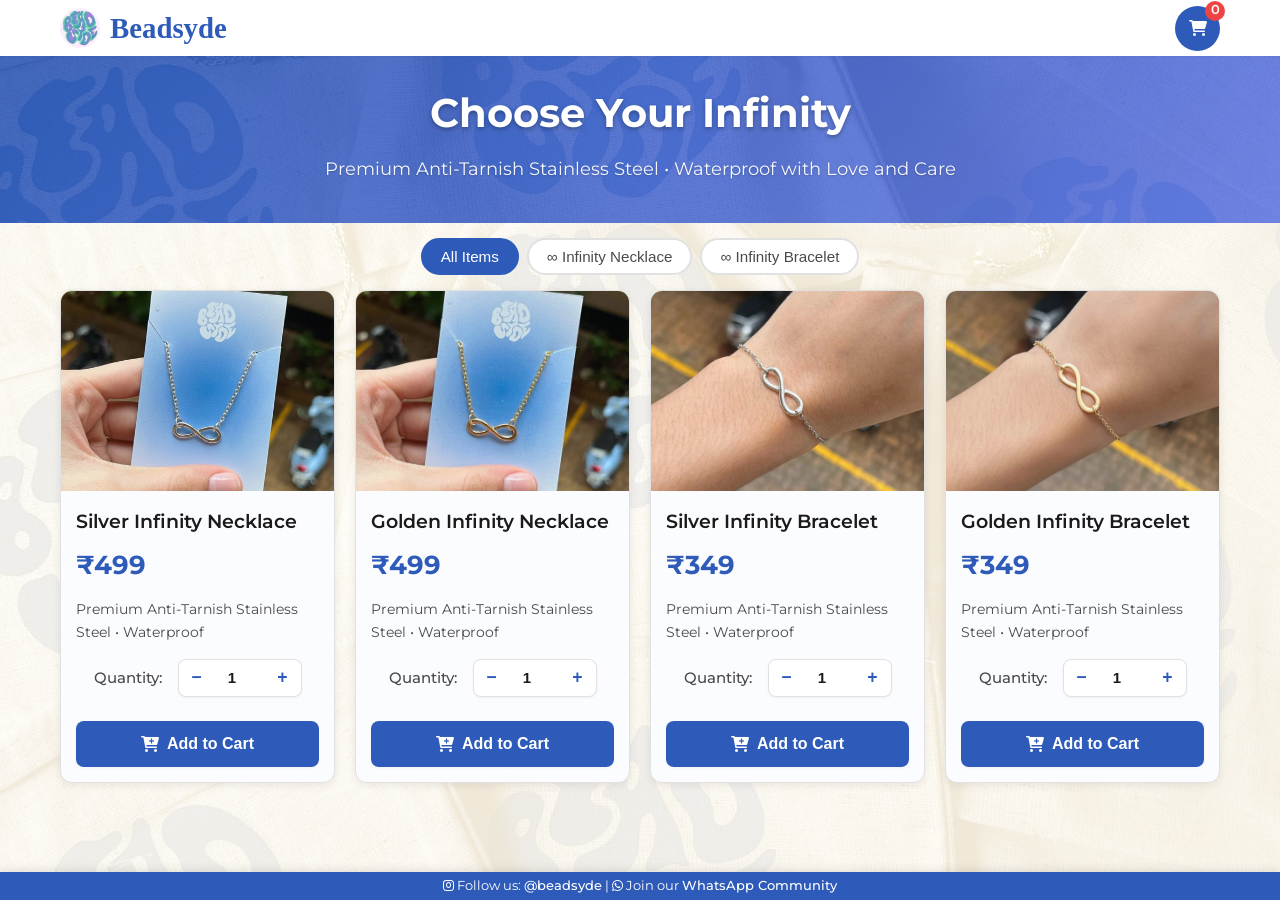
<file: index.html>
<!DOCTYPE html>
<html lang="en">
<head>
    <meta charset="UTF-8">
    <meta name="viewport" content="width=device-width, initial-scale=1.0">
    <title>Beadsyde - Order Your Infinity Essentials</title>
    <link href="https://fonts.googleapis.com/css2?family=Inter:wght@300;400;500;600;700&display=swap" rel="stylesheet">
    <link href="https://fonts.googleapis.com/css2?family=Daydream&family=Montserrat:wght@300;400;500;600;700&display=swap" rel="stylesheet">
    <link rel="stylesheet" href="https://cdnjs.cloudflare.com/ajax/libs/font-awesome/6.0.0/css/all.min.css">
    <link rel="stylesheet" href="assets/css/customer.css">
    <script src="assets/js/analytics.js"></script>
</head>
<body>
    <!-- Header -->
    <header class="main-header">
        <div class="container">
            <div class="logo-section">
                <div class="logo">
                    <img src="assets/images/beadsyde logo.jpg" alt="Beadsyde Logo">
                </div>
                <div class="brand-info">
                    <h1 class="brand-name">Beadsyde</h1>
                </div>
            </div>
            <nav class="main-nav">
                <div class="cart-icon" id="cartIcon">
                    <i class="fas fa-shopping-cart"></i>
                    <span class="cart-count" id="cartCount">0</span>
                </div>
            </nav>
        </div>
    </header>

    <!-- Hero Section -->
    <section class="hero">
        <div class="hero-content">
            <h2 class="hero-title"><strong>Choose Your <span class="infinity-text">Infinity</span></strong></h2>
            <p class="hero-subtitle">Premium Anti-Tarnish Stainless Steel • Waterproof with Love and Care</p>
        </div>
    </section>

    <!-- Simple Category Tabs -->
    <section class="products-section">
        <div class="container">
            <div class="category-tabs">
                <button class="tab-button active" data-category="all">All Items</button>
                <button class="tab-button" data-category="necklaces">∞ Infinity Necklace</button>
                <button class="tab-button" data-category="bracelets">∞ Infinity Bracelet</button>
            </div>

            <div class="products-grid" id="productsGrid">
                <!-- Products will be loaded here -->
            </div>
        </div>
    </section>

    <!-- Footer -->
    <footer class="main-footer">
        <div class="footer-content">
            <p><i class="fab fa-instagram"></i> Follow us: <a href="https://www.instagram.com/beadsyde/" target="_blank" class="footer-link">@beadsyde</a> | <i class="fab fa-whatsapp"></i> Join our <a href="https://chat.whatsapp.com/BTUOnwDzoLgBfCnrjNcL6j" target="_blank" class="footer-link">WhatsApp Community</a></p>
        </div>
    </footer>

    <!-- Scripts -->
    <script>
        console.log('🚀 Starting Beadsyde Customer Site...');

        // Add error handling
        window.onerror = function(msg, url, lineNo, columnNo, error) {
            console.error('JavaScript Error:', {
                message: msg,
                source: url,
                line: lineNo,
                column: columnNo,
                error: error
            });
            return false;
        };
    </script>
    <script src="assets/js/customer.js"></script>
    <script>
        // Emergency fallback - manually add products if main script fails
        document.addEventListener('DOMContentLoaded', () => {
            console.log('🔍 DOM Content Loaded - checking elements...');

            const productsGrid = document.getElementById('productsGrid');
            const cartIcon = document.getElementById('cartIcon');

            console.log('Products Grid:', productsGrid);
            console.log('Cart Icon:', cartIcon);
            console.log('Beadsyde Customer:', window.beadsydeCustomer);

            // If the main script didn't work, add products manually
            setTimeout(() => {
                if (productsGrid && productsGrid.innerHTML.trim() === '') {
                    console.log('🔧 Main script failed, adding products manually...');

                    const products = [
                        { id: 1, name: 'Silver Infinity Necklace', price: 499, image: 'assets/images/silver necklace.png', description: 'Premium Anti-Tarnish Stainless Steel • Waterproof' },
                        { id: 2, name: 'Golden Infinity Necklace', price: 499, image: 'assets/images/infinity necklace gold.jpg', description: 'Premium Anti-Tarnish Stainless Steel • Waterproof' },
                        { id: 3, name: 'Silver Infinity Bracelet', price: 349, image: 'assets/images/infinity bracelet silver.jpg', description: 'Premium Anti-Tarnish Stainless Steel • Waterproof' },
                        { id: 4, name: 'Golden Infinity Bracelet', price: 349, image: 'assets/images/infinity bracelet gold.jpg', description: 'Premium Anti-Tarnish Stainless Steel • Waterproof' }
                    ];

                    const html = products.map(product => `
                        <div class="product-card" style="background: white; border: 1px solid #e1e1e1; border-radius: 12px; overflow: hidden; cursor: pointer; box-shadow: 0 2px 8px rgba(0,0,0,0.08);">
                            <div class="product-image" style="width: 100%; height: 200px; background: #F5F1E8; display: flex; align-items: center; justify-content: center; overflow: hidden;">
                                <img src="${product.image}" alt="${product.name}" style="width: 100%; height: 100%; object-fit: cover;" onerror="this.style.display='none'; this.parentNode.innerHTML='📿'">
                            </div>
                            <div class="product-info" style="padding: 15px;">
                                <h3 style="font-size: 1.2em; margin-bottom: 8px; color: #1a1a1a; font-weight: 600;">${product.name}</h3>
                                <div style="font-size: 1.6em; color: #2E5BBA; font-weight: 700; margin-bottom: 12px;">₹${product.price}</div>
                                <p style="color: #4a4a4a; margin-bottom: 15px; font-size: 0.9em;">${product.description}</p>
                                <button onclick="alert('Add to cart functionality - please refresh page!')" style="background: #2E5BBA; color: white; border: none; padding: 14px 28px; border-radius: 8px; font-weight: 600; cursor: pointer; width: 100%;">
                                    Add to Cart
                                </button>
                            </div>
                        </div>
                    `).join('');

                    productsGrid.innerHTML = html;
                    console.log('✅ Products added manually');
                }
            }, 2000);
        });
    </script>
</body>
</html>
</file>
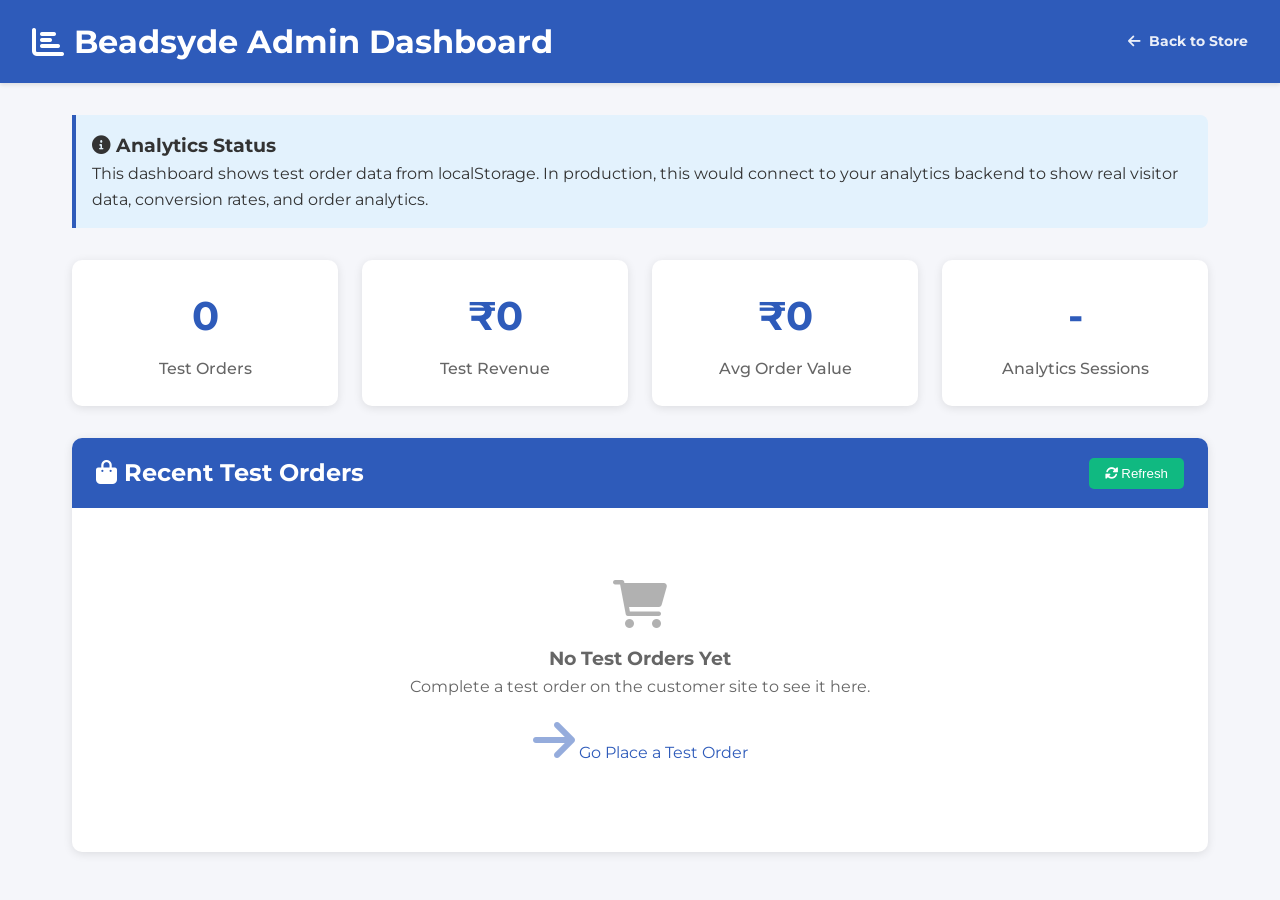
<file: admin.html>
<!DOCTYPE html>
<html lang="en">
<head>
    <meta charset="UTF-8">
    <meta name="viewport" content="width=device-width, initial-scale=1.0">
    <title>Beadsyde Admin - Order Dashboard</title>
    <link href="https://fonts.googleapis.com/css2?family=Montserrat:wght@300;400;500;600;700&display=swap" rel="stylesheet">
    <link rel="stylesheet" href="https://cdnjs.cloudflare.com/ajax/libs/font-awesome/6.0.0/css/all.min.css">
    <style>
        * {
            margin: 0;
            padding: 0;
            box-sizing: border-box;
        }

        body {
            font-family: 'Montserrat', sans-serif;
            background: #f5f6fa;
            color: #333;
            line-height: 1.6;
        }

        .admin-header {
            background: #2E5BBA;
            color: white;
            padding: 1rem 2rem;
            box-shadow: 0 2px 4px rgba(0,0,0,0.1);
        }

        .admin-header h1 {
            display: flex;
            align-items: center;
            gap: 10px;
        }

        .container {
            max-width: 1200px;
            margin: 2rem auto;
            padding: 0 2rem;
        }

        .stats-grid {
            display: grid;
            grid-template-columns: repeat(auto-fit, minmax(250px, 1fr));
            gap: 1.5rem;
            margin-bottom: 2rem;
        }

        .stat-card {
            background: white;
            padding: 1.5rem;
            border-radius: 10px;
            box-shadow: 0 2px 10px rgba(0,0,0,0.1);
            text-align: center;
        }

        .stat-number {
            font-size: 2.5rem;
            font-weight: 700;
            color: #2E5BBA;
            margin-bottom: 0.5rem;
        }

        .stat-label {
            color: #666;
            font-weight: 500;
        }

        .orders-section {
            background: white;
            border-radius: 10px;
            box-shadow: 0 2px 10px rgba(0,0,0,0.1);
            overflow: hidden;
        }

        .section-header {
            background: #2E5BBA;
            color: white;
            padding: 1rem 1.5rem;
            display: flex;
            justify-content: space-between;
            align-items: center;
        }

        .orders-list {
            padding: 1.5rem;
        }

        .order-item {
            border: 1px solid #e1e1e1;
            border-radius: 8px;
            padding: 1rem;
            margin-bottom: 1rem;
            transition: all 0.3s ease;
        }

        .order-item:hover {
            box-shadow: 0 4px 12px rgba(0,0,0,0.1);
        }

        .order-header {
            display: flex;
            justify-content: space-between;
            align-items: center;
            margin-bottom: 0.5rem;
        }

        .order-id {
            font-weight: 600;
            color: #2E5BBA;
        }

        .order-amount {
            font-weight: 700;
            color: #10B981;
            font-size: 1.1rem;
        }

        .order-details {
            color: #666;
            font-size: 0.9rem;
        }

        .empty-state {
            text-align: center;
            padding: 3rem;
            color: #666;
        }

        .empty-state i {
            font-size: 3rem;
            margin-bottom: 1rem;
            opacity: 0.5;
        }

        .refresh-btn {
            background: #10B981;
            color: white;
            border: none;
            padding: 0.5rem 1rem;
            border-radius: 5px;
            cursor: pointer;
            font-weight: 500;
        }

        .refresh-btn:hover {
            background: #059669;
        }

        .analytics-info {
            background: #e3f2fd;
            border-left: 4px solid #2E5BBA;
            padding: 1rem;
            margin-bottom: 2rem;
            border-radius: 0 8px 8px 0;
        }

        .back-link {
            display: inline-flex;
            align-items: center;
            gap: 0.5rem;
            color: white;
            text-decoration: none;
            opacity: 0.9;
            transition: opacity 0.3s ease;
        }

        .back-link:hover {
            opacity: 1;
        }
    </style>
</head>
<body>
    <header class="admin-header">
        <h1>
            <i class="fas fa-chart-bar"></i>
            Beadsyde Admin Dashboard
            <a href="index.html" class="back-link" style="margin-left: auto; font-size: 0.9rem;">
                <i class="fas fa-arrow-left"></i> Back to Store
            </a>
        </h1>
    </header>

    <div class="container">
        <div class="analytics-info">
            <h3><i class="fas fa-info-circle"></i> Analytics Status</h3>
            <p>This dashboard shows test order data from localStorage. In production, this would connect to your analytics backend to show real visitor data, conversion rates, and order analytics.</p>
        </div>

        <div class="stats-grid">
            <div class="stat-card">
                <div class="stat-number" id="totalOrders">0</div>
                <div class="stat-label">Test Orders</div>
            </div>
            <div class="stat-card">
                <div class="stat-number" id="totalRevenue">₹0</div>
                <div class="stat-label">Test Revenue</div>
            </div>
            <div class="stat-card">
                <div class="stat-number" id="avgOrderValue">₹0</div>
                <div class="stat-label">Avg Order Value</div>
            </div>
            <div class="stat-card">
                <div class="stat-number" id="sessionCount">-</div>
                <div class="stat-label">Analytics Sessions</div>
            </div>
        </div>

        <div class="orders-section">
            <div class="section-header">
                <h2><i class="fas fa-shopping-bag"></i> Recent Test Orders</h2>
                <button class="refresh-btn" onclick="loadOrders()">
                    <i class="fas fa-sync-alt"></i> Refresh
                </button>
            </div>
            <div class="orders-list" id="ordersList">
                <!-- Orders will be loaded here -->
            </div>
        </div>
    </div>

    <script>
        class AdminDashboard {
            constructor() {
                this.orders = [];
                this.init();
            }

            init() {
                this.loadOrders();
                this.updateStats();

                // Auto-refresh every 30 seconds
                setInterval(() => {
                    this.loadOrders();
                    this.updateStats();
                }, 30000);
            }

            loadOrders() {
                // Load from localStorage (test orders)
                const testOrders = JSON.parse(localStorage.getItem('beadsyde_test_orders') || '[]');

                // Also check for any analytics data
                const analyticsData = JSON.parse(localStorage.getItem('beadsyde_analytics') || '[]');

                this.orders = testOrders;
                this.displayOrders();

                console.log('📊 Loaded test orders:', testOrders.length);
                console.log('📈 Analytics events:', analyticsData.length);
            }

            displayOrders() {
                const ordersList = document.getElementById('ordersList');

                if (this.orders.length === 0) {
                    ordersList.innerHTML = `
                        <div class="empty-state">
                            <i class="fas fa-shopping-cart"></i>
                            <h3>No Test Orders Yet</h3>
                            <p>Complete a test order on the customer site to see it here.</p>
                            <p style="margin-top: 1rem;">
                                <a href="index.html" style="color: #2E5BBA; text-decoration: none;">
                                    <i class="fas fa-arrow-right"></i> Go Place a Test Order
                                </a>
                            </p>
                        </div>
                    `;
                    return;
                }

                const html = this.orders.map(order => `
                    <div class="order-item">
                        <div class="order-header">
                            <span class="order-id">${order.orderId}</span>
                            <span class="order-amount">₹${order.total}</span>
                        </div>
                        <div class="order-details">
                            <strong>${order.customer?.name || 'Anonymous'}</strong> •
                            ${order.items?.length || 0} items •
                            ${new Date(order.timestamp).toLocaleString()}
                            <br>
                            <small>
                                Items: ${order.items?.map(item => `${item.name} (${item.quantity})`).join(', ') || 'N/A'}
                            </small>
                        </div>
                    </div>
                `).join('');

                ordersList.innerHTML = html;
            }

            updateStats() {
                const totalOrders = this.orders.length;
                const totalRevenue = this.orders.reduce((sum, order) => sum + (order.total || 0), 0);
                const avgOrderValue = totalOrders > 0 ? Math.round(totalRevenue / totalOrders) : 0;

                document.getElementById('totalOrders').textContent = totalOrders;
                document.getElementById('totalRevenue').textContent = `₹${totalRevenue}`;
                document.getElementById('avgOrderValue').textContent = `₹${avgOrderValue}`;

                // Check for analytics sessions
                const analyticsData = JSON.parse(localStorage.getItem('beadsyde_analytics') || '[]');
                const sessionCount = new Set(analyticsData.map(event => event.sessionId)).size;
                document.getElementById('sessionCount').textContent = sessionCount || '-';
            }
        }

        // Global function for refresh button
        function loadOrders() {
            window.dashboard.loadOrders();
            window.dashboard.updateStats();
        }

        // Initialize dashboard
        document.addEventListener('DOMContentLoaded', () => {
            window.dashboard = new AdminDashboard();
        });

        // Save test order when order is completed (called from checkout)
        window.saveTestOrder = function(orderData) {
            const testOrders = JSON.parse(localStorage.getItem('beadsyde_test_orders') || '[]');
            testOrders.push({
                ...orderData,
                timestamp: Date.now()
            });
            localStorage.setItem('beadsyde_test_orders', JSON.stringify(testOrders));
            console.log('💾 Test order saved:', orderData.orderId);
        };
    </script>
</body>
</html>
</file>
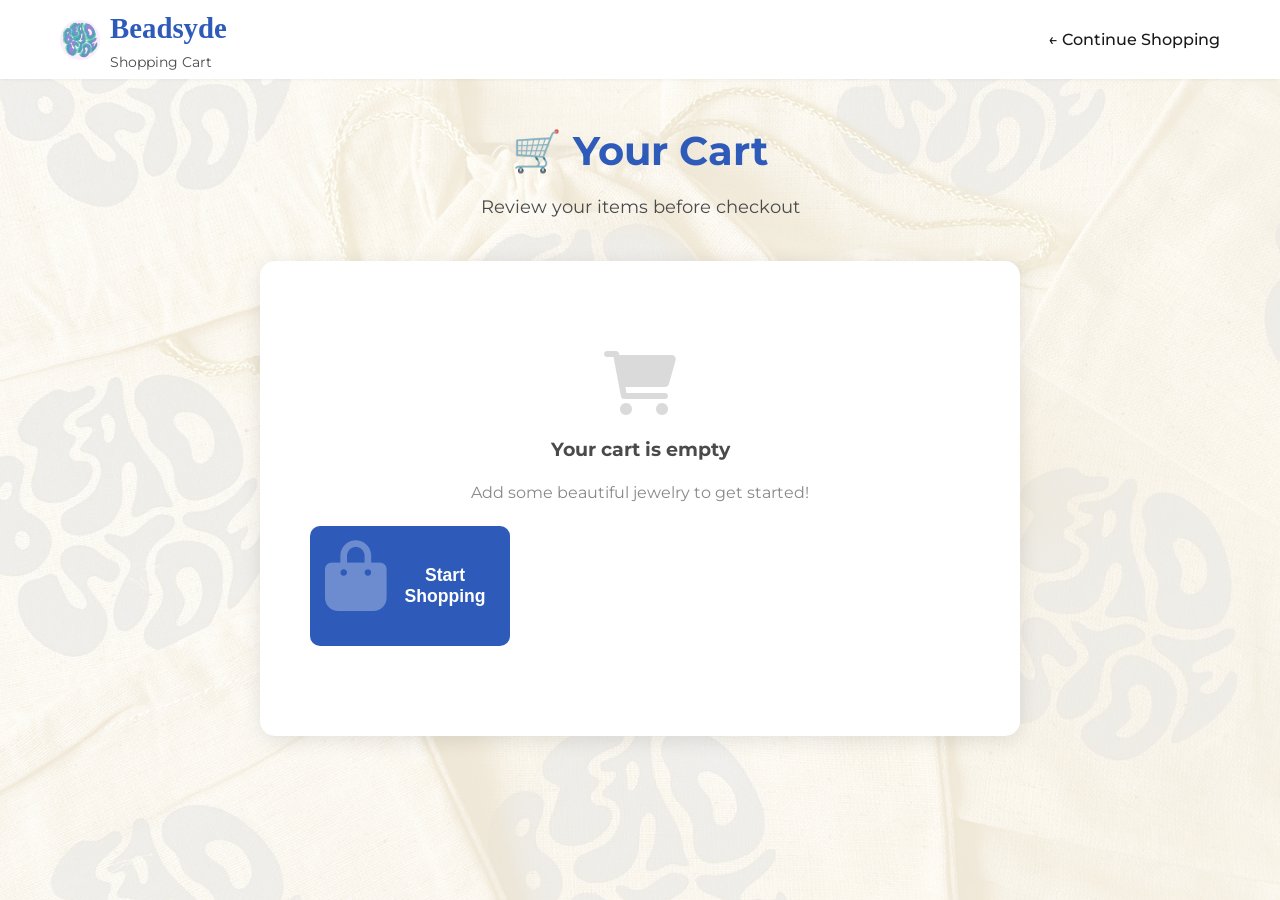
<file: cart.html>
<!DOCTYPE html>
<html lang="en">
<head>
    <meta charset="UTF-8">
    <meta name="viewport" content="width=device-width, initial-scale=1.0">
    <title>Shopping Cart - Beadsyde</title>
    <link href="https://fonts.googleapis.com/css2?family=Montserrat:wght@300;400;500;600;700&display=swap" rel="stylesheet">
    <link rel="stylesheet" href="https://cdnjs.cloudflare.com/ajax/libs/font-awesome/6.0.0/css/all.min.css">
    <link rel="stylesheet" href="assets/css/customer.css">
    <style>
        .cart-container {
            max-width: 800px;
            margin: 40px auto;
            padding: 0 20px;
        }

        .cart-header {
            text-align: center;
            margin-bottom: 40px;
        }

        .cart-title {
            font-size: 2.5em;
            color: var(--primary-blue);
            margin-bottom: 10px;
        }

        .cart-subtitle {
            color: var(--text-medium);
            font-size: 1.1em;
        }

        .cart-content {
            background: white;
            border-radius: 15px;
            padding: 30px;
            box-shadow: 0 4px 20px rgba(0,0,0,0.1);
        }

        .cart-item {
            display: flex;
            align-items: center;
            gap: 20px;
            padding: 20px 0;
            border-bottom: 1px solid var(--border-light);
        }

        .cart-item:last-child {
            border-bottom: none;
        }

        .item-image {
            width: 80px;
            height: 80px;
            border-radius: 10px;
            overflow: hidden;
            flex-shrink: 0;
        }

        .item-image img {
            width: 100%;
            height: 100%;
            object-fit: cover;
        }

        .item-details {
            flex: 1;
        }

        .item-name {
            font-size: 1.2em;
            font-weight: 600;
            color: var(--text-dark);
            margin-bottom: 5px;
        }

        .item-description {
            color: var(--text-medium);
            font-size: 0.9em;
            margin-bottom: 10px;
        }

        .item-price {
            font-size: 1.1em;
            font-weight: 600;
            color: var(--primary-blue);
        }

        .quantity-controls {
            display: flex;
            align-items: center;
            gap: 10px;
            margin: 10px 0;
        }

        .qty-btn {
            background: var(--primary-blue);
            color: white;
            border: none;
            width: 30px;
            height: 30px;
            border-radius: 50%;
            cursor: pointer;
            display: flex;
            align-items: center;
            justify-content: center;
            font-weight: 600;
        }

        .qty-btn:hover {
            background: #1e4a9f;
        }

        .qty-btn:disabled {
            background: #ccc;
            cursor: not-allowed;
        }

        .qty-display {
            background: var(--neutral-beige);
            padding: 5px 15px;
            border-radius: 20px;
            font-weight: 600;
            min-width: 40px;
            text-align: center;
        }

        .remove-item {
            background: var(--error-red);
            color: white;
            border: none;
            padding: 8px 12px;
            border-radius: 6px;
            cursor: pointer;
            font-size: 0.9em;
        }

        .remove-item:hover {
            background: #dc2626;
        }

        .cart-summary {
            margin-top: 30px;
            padding: 20px;
            background: var(--neutral-beige);
            border-radius: 10px;
        }

        .summary-row {
            display: flex;
            justify-content: space-between;
            margin: 10px 0;
        }

        .summary-total {
            font-weight: 700;
            font-size: 1.3em;
            color: var(--primary-blue);
            border-top: 1px solid var(--border-light);
            padding-top: 15px;
            margin-top: 15px;
        }

        .cart-actions {
            display: flex;
            gap: 15px;
            margin-top: 30px;
        }

        .btn {
            flex: 1;
            padding: 15px;
            border-radius: 10px;
            font-weight: 600;
            cursor: pointer;
            transition: all 0.3s ease;
            border: none;
            font-size: 1.1em;
            display: flex;
            align-items: center;
            justify-content: center;
            gap: 8px;
        }

        .btn-secondary {
            background: white;
            color: var(--primary-blue);
            border: 2px solid var(--primary-blue);
        }

        .btn-secondary:hover {
            background: var(--primary-blue);
            color: white;
        }

        .btn-primary {
            background: var(--primary-blue);
            color: white;
        }

        .btn-primary:hover {
            background: #1e4a9f;
            transform: translateY(-2px);
        }

        .empty-cart {
            text-align: center;
            padding: 60px 20px;
            color: var(--text-light);
        }

        .empty-cart i {
            font-size: 4em;
            margin-bottom: 20px;
            opacity: 0.3;
        }

        .empty-cart h3 {
            margin-bottom: 15px;
            color: var(--text-medium);
        }

        @media (max-width: 768px) {
            .cart-item {
                flex-direction: column;
                text-align: center;
                gap: 15px;
            }

            .item-details {
                text-align: center;
            }

            .cart-actions {
                flex-direction: column;
            }
        }
    </style>
</head>
<body>
    <!-- Header -->
    <header class="main-header">
        <div class="container">
            <div class="logo-section">
                <div class="logo">
                    <img src="assets/images/beadsyde logo.jpg" alt="Beadsyde Logo">
                </div>
                <div class="brand-info">
                    <h1 class="brand-name">Beadsyde</h1>
                    <p class="tagline">Shopping Cart</p>
                </div>
            </div>
            <nav class="main-nav">
                <a href="index.html" class="nav-link">← Continue Shopping</a>
            </nav>
        </div>
    </header>

    <div class="cart-container">
        <div class="cart-header">
            <h1 class="cart-title">🛒 Your Cart</h1>
            <p class="cart-subtitle">Review your items before checkout</p>
        </div>

        <div class="cart-content">
            <div id="cartItems">
                <!-- Cart items will be loaded here -->
            </div>

            <div id="cartSummary" style="display: none;">
                <div class="cart-summary">
                    <div class="summary-row">
                        <span>Subtotal (<span id="itemCount">0</span> items):</span>
                        <span id="subtotal">₹0</span>
                    </div>
                    <div class="summary-row">
                        <span>Shipping:</span>
                        <span id="shipping">₹100</span>
                    </div>
                    <div class="summary-row summary-total">
                        <span>Total:</span>
                        <span id="total">₹0</span>
                    </div>
                </div>

                <div class="cart-actions">
                    <button class="btn btn-secondary" onclick="continueShopping()">
                        <i class="fas fa-arrow-left"></i>
                        Continue Shopping
                    </button>
                    <button class="btn btn-primary" onclick="proceedToCheckout()">
                        <i class="fas fa-credit-card"></i>
                        Proceed to Checkout
                    </button>
                </div>
            </div>

            <div id="emptyCart" class="empty-cart" style="display: none;">
                <i class="fas fa-shopping-cart"></i>
                <h3>Your cart is empty</h3>
                <p>Add some beautiful jewelry to get started!</p>
                <button class="btn btn-primary" onclick="continueShopping()" style="margin-top: 20px; max-width: 200px;">
                    <i class="fas fa-shopping-bag"></i>
                    Start Shopping
                </button>
            </div>
        </div>
    </div>

    <script>
        class CartManager {
            constructor() {
                this.cart = [];
                this.init();
            }

            init() {
                this.loadCart();
                this.displayCart();
            }

            loadCart() {
                const savedCart = localStorage.getItem('beadsyde_cart');
                if (savedCart) {
                    this.cart = JSON.parse(savedCart);
                }
            }

            saveCart() {
                localStorage.setItem('beadsyde_cart', JSON.stringify(this.cart));
                this.updateCartCount();
            }

            updateCartCount() {
                // Update header cart count if present
                const cartCount = document.querySelector('#cartCount');
                if (cartCount) {
                    const totalItems = this.cart.reduce((sum, item) => sum + item.quantity, 0);
                    cartCount.textContent = totalItems;
                }
            }

            displayCart() {
                const cartItems = document.getElementById('cartItems');
                const cartSummary = document.getElementById('cartSummary');
                const emptyCart = document.getElementById('emptyCart');

                if (this.cart.length === 0) {
                    cartItems.innerHTML = '';
                    cartSummary.style.display = 'none';
                    emptyCart.style.display = 'block';
                    return;
                }

                emptyCart.style.display = 'none';
                cartSummary.style.display = 'block';

                const html = this.cart.map((item, index) => `
                    <div class="cart-item">
                        <div class="item-image">
                            <img src="${item.image}" alt="${item.name}" onerror="this.style.display='none'">
                        </div>
                        <div class="item-details">
                            <div class="item-name">${item.name}</div>
                            <div class="item-description">${item.description}</div>
                            <div class="item-price">₹${item.price} each</div>
                            <div class="quantity-controls">
                                <button class="qty-btn" onclick="cartManager.updateQuantity(${index}, -1)" ${item.quantity <= 1 ? 'disabled' : ''}>-</button>
                                <span class="qty-display">${item.quantity}</span>
                                <button class="qty-btn" onclick="cartManager.updateQuantity(${index}, 1)">+</button>
                                <button class="remove-item" onclick="cartManager.removeItem(${index})">
                                    <i class="fas fa-trash"></i> Remove
                                </button>
                            </div>
                        </div>
                        <div style="text-align: right;">
                            <div style="font-size: 1.3em; font-weight: 700; color: var(--primary-blue);">
                                ₹${item.price * item.quantity}
                            </div>
                        </div>
                    </div>
                `).join('');

                cartItems.innerHTML = html;
                this.updateSummary();
            }

            updateQuantity(index, change) {
                if (index >= 0 && index < this.cart.length) {
                    this.cart[index].quantity += change;

                    if (this.cart[index].quantity <= 0) {
                        this.cart.splice(index, 1);
                    }

                    this.saveCart();
                    this.displayCart();
                }
            }

            removeItem(index) {
                if (confirm('Remove this item from your cart?')) {
                    this.cart.splice(index, 1);
                    this.saveCart();
                    this.displayCart();
                }
            }

            updateSummary() {
                const totalItems = this.cart.reduce((sum, item) => sum + item.quantity, 0);
                const subtotal = this.cart.reduce((sum, item) => sum + (item.price * item.quantity), 0);
                const shipping = subtotal >= 999 ? 0 : 100;
                const total = subtotal + shipping;

                document.getElementById('itemCount').textContent = totalItems;
                document.getElementById('subtotal').textContent = `₹${subtotal}`;
                document.getElementById('shipping').textContent = shipping === 0 ? 'FREE' : `₹${shipping}`;
                document.getElementById('total').textContent = `₹${total}`;
            }
        }

        function continueShopping() {
            window.location.href = 'index.html';
        }

        function proceedToCheckout() {
            if (cartManager.cart.length === 0) {
                alert('Your cart is empty!');
                return;
            }
            window.location.href = 'checkout.html';
        }

        // Initialize cart manager
        let cartManager;
        document.addEventListener('DOMContentLoaded', () => {
            cartManager = new CartManager();
        });
    </script>
</body>
</html>
</file>
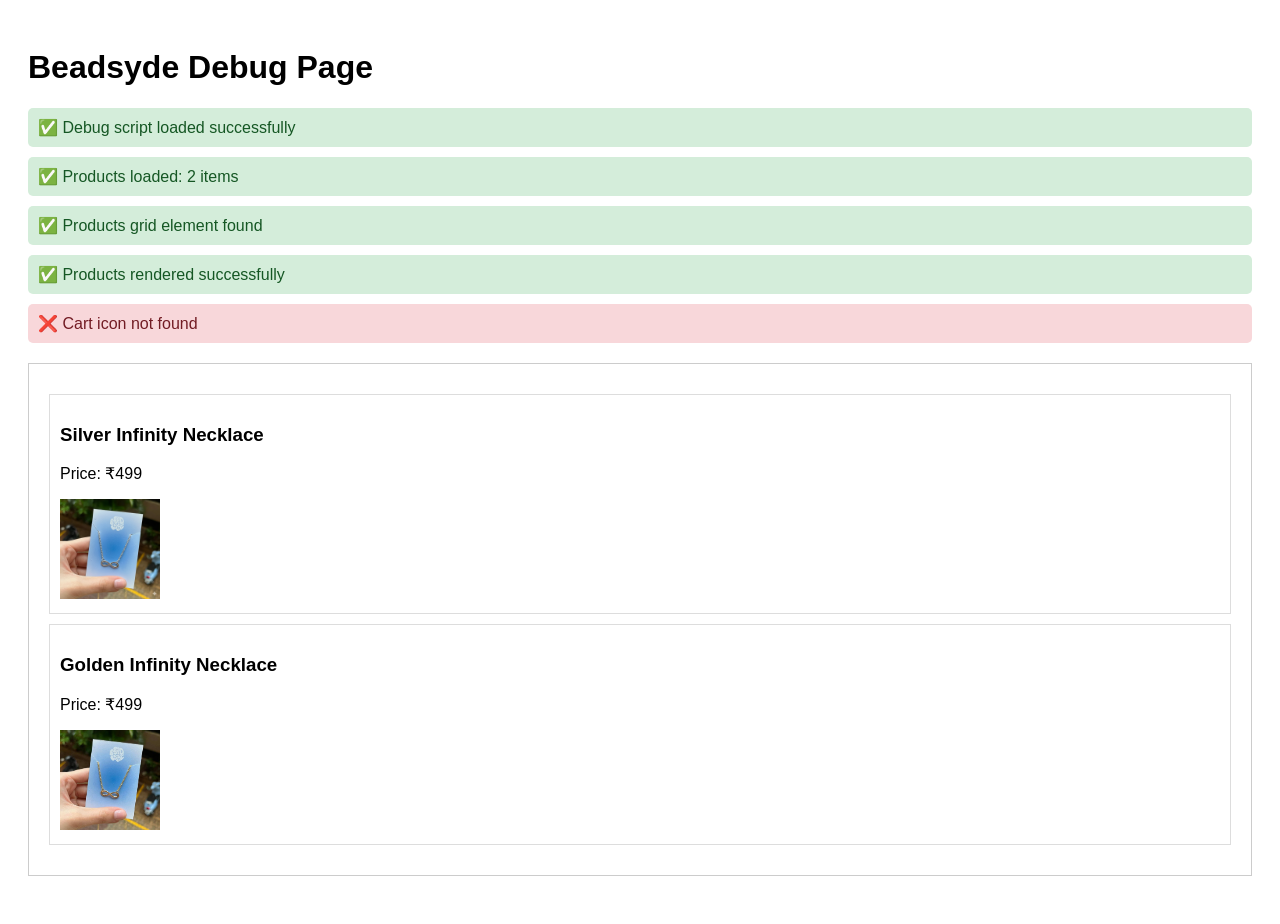
<file: debug.html>
<!DOCTYPE html>
<html lang="en">
<head>
    <meta charset="UTF-8">
    <meta name="viewport" content="width=device-width, initial-scale=1.0">
    <title>Debug - Beadsyde</title>
    <style>
        body { font-family: Arial, sans-serif; padding: 20px; }
        .status { padding: 10px; margin: 10px 0; border-radius: 5px; }
        .success { background: #d4edda; color: #155724; }
        .error { background: #f8d7da; color: #721c24; }
    </style>
</head>
<body>
    <h1>Beadsyde Debug Page</h1>
    <div id="status"></div>

    <div id="productsGrid" style="border: 1px solid #ccc; padding: 20px; margin: 20px 0;">
        <p>Products will load here...</p>
    </div>

    <script>
        const status = document.getElementById('status');

        function log(message, type = 'success') {
            console.log(message);
            const div = document.createElement('div');
            div.className = `status ${type}`;
            div.textContent = message;
            status.appendChild(div);
        }

        // Test if script loads
        log('✅ Debug script loaded successfully');

        // Test product data
        const products = [
            {
                id: 1,
                name: 'Silver Infinity Necklace',
                price: 499,
                category: 'necklaces',
                image: 'assets/images/silver necklace.png',
                description: 'Premium Anti-Tarnish Stainless Steel • Waterproof'
            },
            {
                id: 2,
                name: 'Golden Infinity Necklace',
                price: 499,
                category: 'necklaces',
                image: 'assets/images/infinity necklace gold.jpg',
                description: 'Premium Anti-Tarnish Stainless Steel • Waterproof'
            }
        ];

        log(`✅ Products loaded: ${products.length} items`);

        // Test DOM manipulation
        try {
            const productsGrid = document.getElementById('productsGrid');
            if (productsGrid) {
                log('✅ Products grid element found');

                const html = products.map(product => `
                    <div style="border: 1px solid #ddd; padding: 10px; margin: 10px 0;">
                        <h3>${product.name}</h3>
                        <p>Price: ₹${product.price}</p>
                        <img src="${product.image}" alt="${product.name}" style="width: 100px; height: 100px; object-fit: cover;" onerror="this.style.display='none'">
                    </div>
                `).join('');

                productsGrid.innerHTML = html;
                log('✅ Products rendered successfully');
            } else {
                log('❌ Products grid element not found', 'error');
            }
        } catch (error) {
            log(`❌ Error rendering products: ${error.message}`, 'error');
        }

        // Test cart icon
        setTimeout(() => {
            const cartIcon = document.getElementById('cartIcon');
            if (cartIcon) {
                log('✅ Cart icon found');
            } else {
                log('❌ Cart icon not found', 'error');
            }
        }, 1000);
    </script>
</body>
</html>
</file>
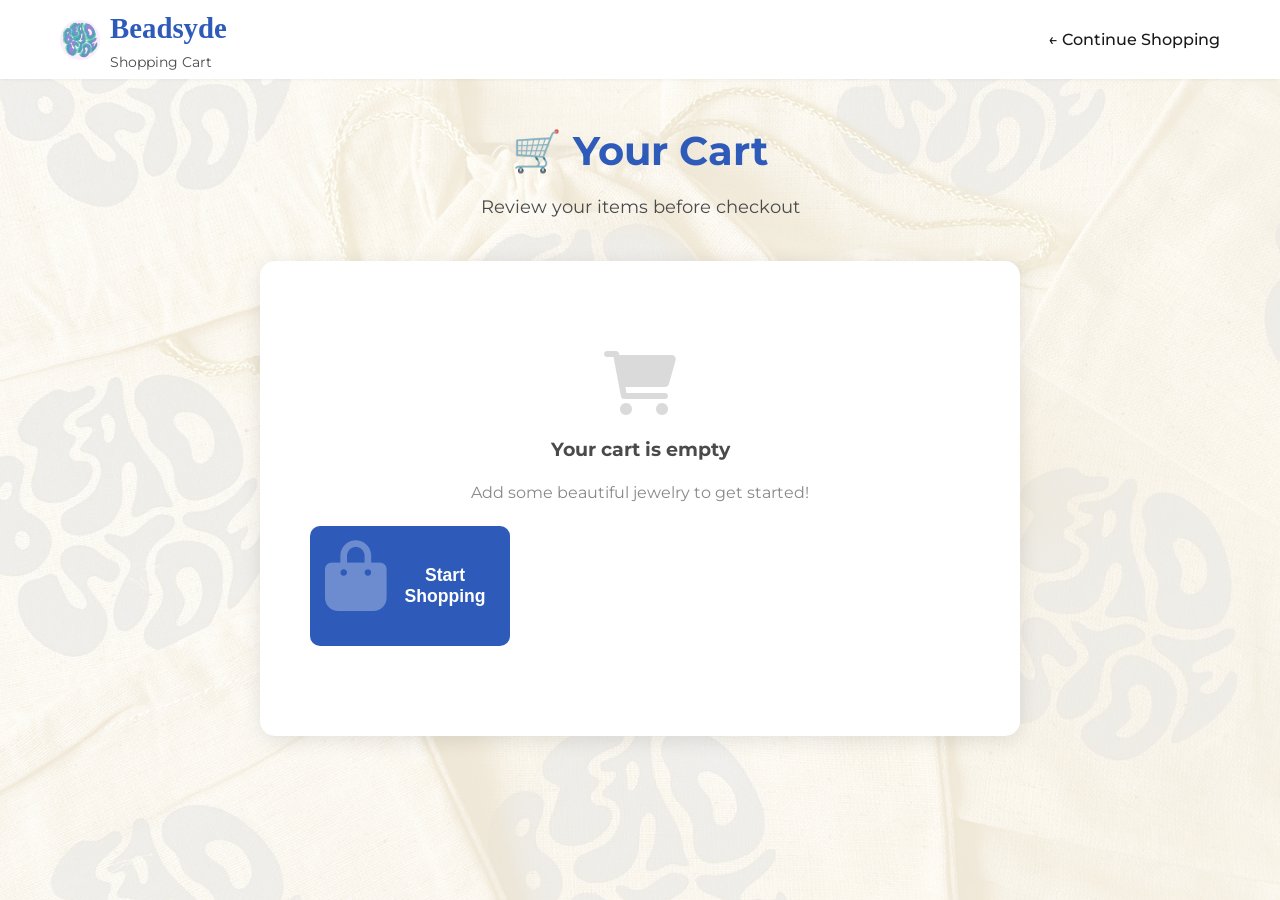
<file: pages/cart.html>
<!DOCTYPE html>
<html lang="en">
<head>
    <meta charset="UTF-8">
    <meta name="viewport" content="width=device-width, initial-scale=1.0">
    <title>Shopping Cart - Beadsyde</title>
    <link href="https://fonts.googleapis.com/css2?family=Montserrat:wght@300;400;500;600;700&display=swap" rel="stylesheet">
    <link rel="stylesheet" href="https://cdnjs.cloudflare.com/ajax/libs/font-awesome/6.0.0/css/all.min.css">
    <link rel="stylesheet" href="../assets/css/customer.css">
    <style>
        .cart-container {
            max-width: 800px;
            margin: 40px auto;
            padding: 0 20px;
        }

        .cart-header {
            text-align: center;
            margin-bottom: 40px;
        }

        .cart-title {
            font-size: 2.5em;
            color: var(--primary-blue);
            margin-bottom: 10px;
        }

        .cart-subtitle {
            color: var(--text-medium);
            font-size: 1.1em;
        }

        .cart-content {
            background: white;
            border-radius: 15px;
            padding: 30px;
            box-shadow: 0 4px 20px rgba(0,0,0,0.1);
        }

        .cart-item {
            display: flex;
            align-items: center;
            gap: 20px;
            padding: 20px 0;
            border-bottom: 1px solid var(--border-light);
        }

        .cart-item:last-child {
            border-bottom: none;
        }

        .item-image {
            width: 80px;
            height: 80px;
            border-radius: 10px;
            overflow: hidden;
            flex-shrink: 0;
        }

        .item-image img {
            width: 100%;
            height: 100%;
            object-fit: cover;
        }

        .item-details {
            flex: 1;
        }

        .item-name {
            font-size: 1.2em;
            font-weight: 600;
            color: var(--text-dark);
            margin-bottom: 5px;
        }

        .item-description {
            color: var(--text-medium);
            font-size: 0.9em;
            margin-bottom: 10px;
        }

        .item-price {
            font-size: 1.1em;
            font-weight: 600;
            color: var(--primary-blue);
        }

        .quantity-controls {
            display: flex;
            align-items: center;
            gap: 10px;
            margin: 10px 0;
        }

        .qty-btn {
            background: var(--primary-blue);
            color: white;
            border: none;
            width: 30px;
            height: 30px;
            border-radius: 50%;
            cursor: pointer;
            display: flex;
            align-items: center;
            justify-content: center;
            font-weight: 600;
        }

        .qty-btn:hover {
            background: #1e4a9f;
        }

        .qty-btn:disabled {
            background: #ccc;
            cursor: not-allowed;
        }

        .qty-display {
            background: var(--neutral-beige);
            padding: 5px 15px;
            border-radius: 20px;
            font-weight: 600;
            min-width: 40px;
            text-align: center;
        }

        .remove-item {
            background: var(--error-red);
            color: white;
            border: none;
            padding: 8px 12px;
            border-radius: 6px;
            cursor: pointer;
            font-size: 0.9em;
        }

        .remove-item:hover {
            background: #dc2626;
        }

        .cart-summary {
            margin-top: 30px;
            padding: 20px;
            background: var(--neutral-beige);
            border-radius: 10px;
        }

        .summary-row {
            display: flex;
            justify-content: space-between;
            margin: 10px 0;
        }

        .summary-total {
            font-weight: 700;
            font-size: 1.3em;
            color: var(--primary-blue);
            border-top: 1px solid var(--border-light);
            padding-top: 15px;
            margin-top: 15px;
        }

        .cart-actions {
            display: flex;
            gap: 15px;
            margin-top: 30px;
        }

        .btn {
            flex: 1;
            padding: 15px;
            border-radius: 10px;
            font-weight: 600;
            cursor: pointer;
            transition: all 0.3s ease;
            border: none;
            font-size: 1.1em;
            display: flex;
            align-items: center;
            justify-content: center;
            gap: 8px;
        }

        .btn-secondary {
            background: white;
            color: var(--primary-blue);
            border: 2px solid var(--primary-blue);
        }

        .btn-secondary:hover {
            background: var(--primary-blue);
            color: white;
        }

        .btn-primary {
            background: var(--primary-blue);
            color: white;
        }

        .btn-primary:hover {
            background: #1e4a9f;
            transform: translateY(-2px);
        }

        .empty-cart {
            text-align: center;
            padding: 60px 20px;
            color: var(--text-light);
        }

        .empty-cart i {
            font-size: 4em;
            margin-bottom: 20px;
            opacity: 0.3;
        }

        .empty-cart h3 {
            margin-bottom: 15px;
            color: var(--text-medium);
        }

        @media (max-width: 768px) {
            .cart-item {
                flex-direction: column;
                text-align: center;
                gap: 15px;
            }

            .item-details {
                text-align: center;
            }

            .cart-actions {
                flex-direction: column;
            }
        }
    </style>
</head>
<body>
    <!-- Header -->
    <header class="main-header">
        <div class="container">
            <div class="logo-section">
                <div class="logo">
                    <img src="../assets/images/beadsyde logo.jpg" alt="Beadsyde Logo">
                </div>
                <div class="brand-info">
                    <h1 class="brand-name">Beadsyde</h1>
                    <p class="tagline">Shopping Cart</p>
                </div>
            </div>
            <nav class="main-nav">
                <a href="index.html" class="nav-link">← Continue Shopping</a>
            </nav>
        </div>
    </header>

    <div class="cart-container">
        <div class="cart-header">
            <h1 class="cart-title">🛒 Your Cart</h1>
            <p class="cart-subtitle">Review your items before checkout</p>
        </div>

        <div class="cart-content">
            <div id="cartItems">
                <!-- Cart items will be loaded here -->
            </div>

            <div id="cartSummary" style="display: none;">
                <div class="cart-summary">
                    <div class="summary-row">
                        <span>Subtotal (<span id="itemCount">0</span> items):</span>
                        <span id="subtotal">₹0</span>
                    </div>
                    <div class="summary-row">
                        <span>Shipping:</span>
                        <span id="shipping">₹100</span>
                    </div>
                    <div class="summary-row summary-total">
                        <span>Total:</span>
                        <span id="total">₹0</span>
                    </div>
                </div>

                <div class="cart-actions">
                    <button class="btn btn-secondary" onclick="continueShopping()">
                        <i class="fas fa-arrow-left"></i>
                        Continue Shopping
                    </button>
                    <button class="btn btn-primary" onclick="proceedToCheckout()">
                        <i class="fas fa-credit-card"></i>
                        Proceed to Checkout
                    </button>
                </div>
            </div>

            <div id="emptyCart" class="empty-cart" style="display: none;">
                <i class="fas fa-shopping-cart"></i>
                <h3>Your cart is empty</h3>
                <p>Add some beautiful jewelry to get started!</p>
                <button class="btn btn-primary" onclick="continueShopping()" style="margin-top: 20px; max-width: 200px;">
                    <i class="fas fa-shopping-bag"></i>
                    Start Shopping
                </button>
            </div>
        </div>
    </div>

    <script>
        class CartManager {
            constructor() {
                this.cart = [];
                this.init();
            }

            init() {
                this.loadCart();
                this.displayCart();
            }

            loadCart() {
                const savedCart = localStorage.getItem('beadsyde_cart');
                if (savedCart) {
                    this.cart = JSON.parse(savedCart);
                }
            }

            saveCart() {
                localStorage.setItem('beadsyde_cart', JSON.stringify(this.cart));
                this.updateCartCount();
            }

            updateCartCount() {
                // Update header cart count if present
                const cartCount = document.querySelector('#cartCount');
                if (cartCount) {
                    const totalItems = this.cart.reduce((sum, item) => sum + item.quantity, 0);
                    cartCount.textContent = totalItems;
                }
            }

            displayCart() {
                const cartItems = document.getElementById('cartItems');
                const cartSummary = document.getElementById('cartSummary');
                const emptyCart = document.getElementById('emptyCart');

                if (this.cart.length === 0) {
                    cartItems.innerHTML = '';
                    cartSummary.style.display = 'none';
                    emptyCart.style.display = 'block';
                    return;
                }

                emptyCart.style.display = 'none';
                cartSummary.style.display = 'block';

                const html = this.cart.map((item, index) => `
                    <div class="cart-item">
                        <div class="item-image">
                            <img src="${item.image}" alt="${item.name}" onerror="this.style.display='none'">
                        </div>
                        <div class="item-details">
                            <div class="item-name">${item.name}</div>
                            <div class="item-description">${item.description}</div>
                            <div class="item-price">₹${item.price} each</div>
                            <div class="quantity-controls">
                                <button class="qty-btn" onclick="cartManager.updateQuantity(${index}, -1)" ${item.quantity <= 1 ? 'disabled' : ''}>-</button>
                                <span class="qty-display">${item.quantity}</span>
                                <button class="qty-btn" onclick="cartManager.updateQuantity(${index}, 1)">+</button>
                                <button class="remove-item" onclick="cartManager.removeItem(${index})">
                                    <i class="fas fa-trash"></i> Remove
                                </button>
                            </div>
                        </div>
                        <div style="text-align: right;">
                            <div style="font-size: 1.3em; font-weight: 700; color: var(--primary-blue);">
                                ₹${item.price * item.quantity}
                            </div>
                        </div>
                    </div>
                `).join('');

                cartItems.innerHTML = html;
                this.updateSummary();
            }

            updateQuantity(index, change) {
                if (index >= 0 && index < this.cart.length) {
                    this.cart[index].quantity += change;

                    if (this.cart[index].quantity <= 0) {
                        this.cart.splice(index, 1);
                    }

                    this.saveCart();
                    this.displayCart();
                }
            }

            removeItem(index) {
                if (confirm('Remove this item from your cart?')) {
                    this.cart.splice(index, 1);
                    this.saveCart();
                    this.displayCart();
                }
            }

            updateSummary() {
                const totalItems = this.cart.reduce((sum, item) => sum + item.quantity, 0);
                const subtotal = this.cart.reduce((sum, item) => sum + (item.price * item.quantity), 0);
                const shipping = subtotal >= 999 ? 0 : 100;
                const total = subtotal + shipping;

                document.getElementById('itemCount').textContent = totalItems;
                document.getElementById('subtotal').textContent = `₹${subtotal}`;
                document.getElementById('shipping').textContent = shipping === 0 ? 'FREE' : `₹${shipping}`;
                document.getElementById('total').textContent = `₹${total}`;
            }
        }

        function continueShopping() {
            window.location.href = 'index.html';
        }

        function proceedToCheckout() {
            if (cartManager.cart.length === 0) {
                alert('Your cart is empty!');
                return;
            }
            window.location.href = 'checkout.html';
        }

        // Initialize cart manager
        let cartManager;
        document.addEventListener('DOMContentLoaded', () => {
            cartManager = new CartManager();
        });
    </script>
</body>
</html>
</file>
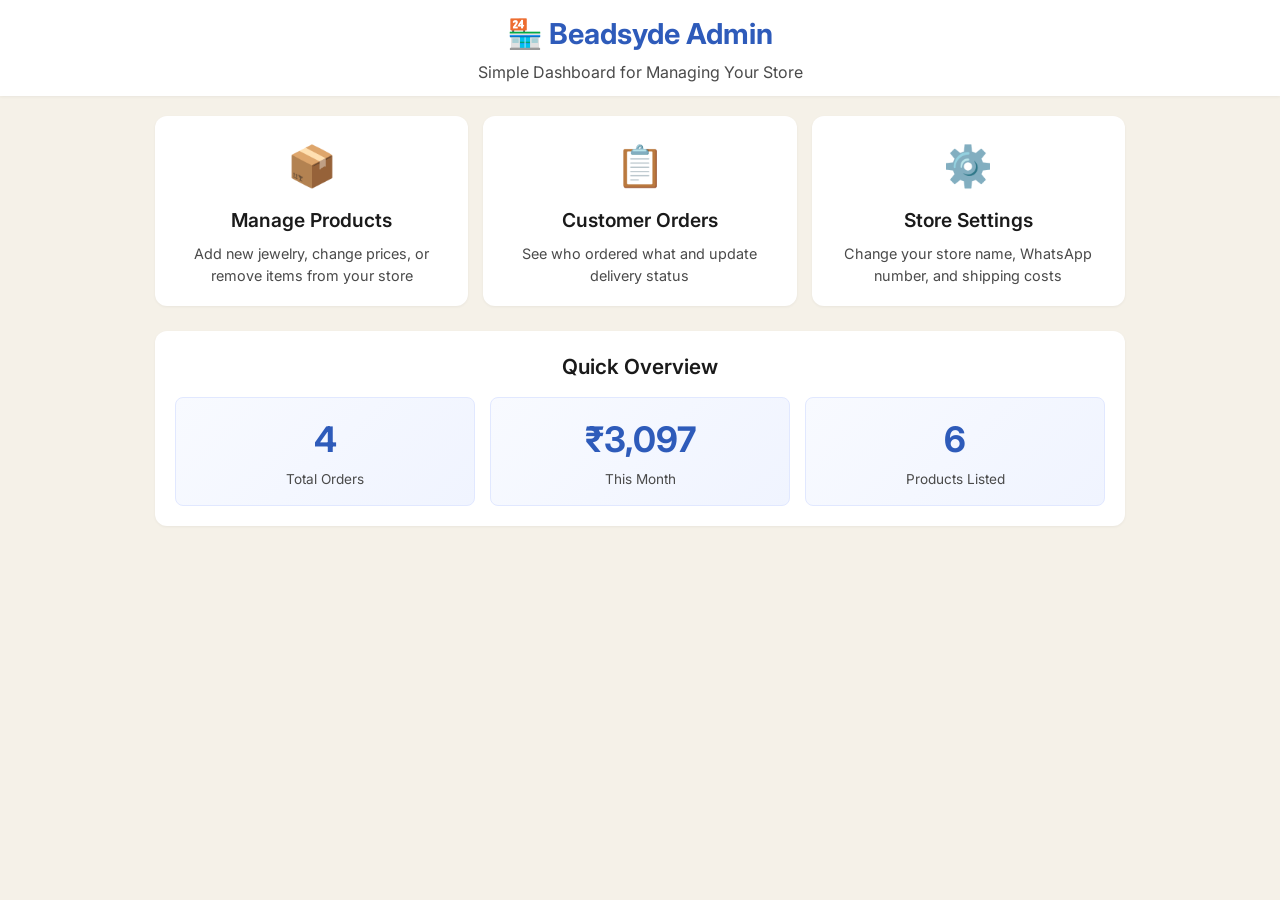
<file: merchant/pages/dashboard.html>
<!DOCTYPE html>
<html lang="en">
<head>
    <meta charset="UTF-8">
    <meta name="viewport" content="width=device-width, initial-scale=1.0">
    <title>Beadsyde Admin - Simple Dashboard</title>
    <link href="https://fonts.googleapis.com/css2?family=Inter:wght@300;400;500;600;700&display=swap" rel="stylesheet">
    <link rel="stylesheet" href="https://cdnjs.cloudflare.com/ajax/libs/font-awesome/6.0.0/css/all.min.css">
    <style>
        :root {
            --primary-blue: #2E5BBA;
            --pure-white: #FFFFFF;
            --text-dark: #1a1a1a;
            --text-medium: #4a4a4a;
            --text-light: #888;
            --border-light: #e1e1e1;
            --success-green: #10B981;
            --warning-orange: #f59e0b;
            --error-red: #EF4444;
            --neutral-beige: #F5F1E8;
            --shadow-subtle: 0 1px 3px rgba(0, 0, 0, 0.05);
            --shadow-soft: 0 4px 12px rgba(0, 0, 0, 0.05);
            --border-radius: 8px;
            --border-radius-large: 12px;
        }

        * {
            margin: 0;
            padding: 0;
            box-sizing: border-box;
        }

        body {
            font-family: 'Inter', -apple-system, BlinkMacSystemFont, sans-serif;
            background: var(--neutral-beige);
            color: var(--text-dark);
            line-height: 1.5;
        }

        .header {
            background: var(--pure-white);
            padding: 12px;
            box-shadow: var(--shadow-subtle);
            text-align: center;
        }

        .header h1 {
            color: var(--primary-blue);
            font-size: 1.8em;
            margin-bottom: 5px;
        }

        .header .subtitle {
            color: var(--text-medium);
            font-size: 1em;
        }

        .container {
            max-width: 1000px;
            margin: 0 auto;
            padding: 20px 15px;
        }

        .quick-actions {
            display: grid;
            grid-template-columns: repeat(auto-fit, minmax(220px, 1fr));
            gap: 15px;
            margin-bottom: 25px;
        }

        .action-card {
            background: var(--pure-white);
            padding: 20px;
            border-radius: var(--border-radius-large);
            box-shadow: var(--shadow-subtle);
            text-align: center;
            transition: all 0.3s ease;
            cursor: pointer;
        }

        .action-card:hover {
            transform: translateY(-3px);
            box-shadow: var(--shadow-soft);
        }

        .action-icon {
            font-size: 2.5em;
            margin-bottom: 10px;
            color: var(--primary-blue);
        }

        .action-title {
            font-size: 1.2em;
            font-weight: 600;
            margin-bottom: 8px;
            color: var(--text-dark);
        }

        .action-description {
            color: var(--text-medium);
            font-size: 0.9em;
        }

        .stats-section {
            background: var(--pure-white);
            padding: 20px;
            border-radius: var(--border-radius-large);
            box-shadow: var(--shadow-subtle);
            margin-bottom: 20px;
        }

        .stats-title {
            font-size: 1.3em;
            font-weight: 600;
            color: var(--text-dark);
            margin-bottom: 15px;
            text-align: center;
        }

        .stats-grid {
            display: grid;
            grid-template-columns: repeat(auto-fit, minmax(180px, 1fr));
            gap: 15px;
        }

        .stat-card {
            text-align: center;
            padding: 15px;
            background: linear-gradient(135deg, #f8faff, #f0f4ff);
            border-radius: var(--border-radius);
            border: 1px solid #e1e8ff;
        }

        .stat-number {
            font-size: 2.2em;
            font-weight: 700;
            color: var(--primary-blue);
        }

        .stat-label {
            color: var(--text-medium);
            font-size: 0.85em;
            margin-top: 3px;
        }

        .section {
            display: none;
            background: var(--pure-white);
            padding: 20px;
            border-radius: var(--border-radius-large);
            box-shadow: var(--shadow-subtle);
            margin-bottom: 20px;
        }

        .section.active {
            display: block;
        }

        .section-header {
            display: flex;
            justify-content: space-between;
            align-items: center;
            margin-bottom: 25px;
            flex-wrap: wrap;
            gap: 15px;
        }

        .section-title {
            font-size: 1.5em;
            font-weight: 600;
            color: var(--text-dark);
        }

        .simple-button {
            background: var(--primary-blue);
            color: white;
            border: none;
            padding: 12px 20px;
            border-radius: var(--border-radius);
            font-weight: 500;
            cursor: pointer;
            transition: all 0.3s ease;
            display: inline-flex;
            align-items: center;
            gap: 8px;
        }

        .simple-button:hover {
            background: #1e4a9f;
            transform: translateY(-1px);
        }

        .simple-button.secondary {
            background: var(--pure-white);
            color: var(--primary-blue);
            border: 1px solid var(--primary-blue);
        }

        .simple-button.secondary:hover {
            background: var(--primary-blue);
            color: white;
        }

        .simple-table {
            width: 100%;
            border-collapse: collapse;
            margin-top: 20px;
        }

        .simple-table th,
        .simple-table td {
            padding: 15px;
            text-align: left;
            border-bottom: 1px solid var(--border-light);
        }

        .simple-table th {
            background: var(--neutral-beige);
            font-weight: 600;
            color: var(--text-dark);
        }

        .simple-table td {
            color: var(--text-medium);
        }

        .simple-form {
            display: grid;
            gap: 20px;
            max-width: 500px;
        }

        .form-group {
            display: flex;
            flex-direction: column;
            gap: 5px;
        }

        .form-group label {
            font-weight: 500;
            color: var(--text-dark);
        }

        .form-group input,
        .form-group textarea,
        .form-group select {
            padding: 12px;
            border: 1px solid var(--border-light);
            border-radius: var(--border-radius);
            font-size: 1em;
        }

        .form-group input:focus,
        .form-group textarea:focus,
        .form-group select:focus {
            outline: none;
            border-color: var(--primary-blue);
        }

        .back-button {
            background: none;
            color: var(--primary-blue);
            border: 1px solid var(--primary-blue);
            padding: 8px 15px;
            border-radius: var(--border-radius);
            cursor: pointer;
            margin-bottom: 20px;
        }

        .back-button:hover {
            background: var(--primary-blue);
            color: white;
        }

        .status-badge {
            padding: 4px 12px;
            border-radius: 15px;
            font-size: 0.85em;
            font-weight: 500;
        }

        .status-pending { background: #fef3c7; color: #92400e; }
        .status-processing { background: #dbeafe; color: #1e40af; }
        .status-shipped { background: #d1fae5; color: #065f46; }
        .status-delivered { background: #d1fae5; color: #065f46; }

        .empty-state {
            text-align: center;
            padding: 60px 20px;
            color: var(--text-light);
        }

        .empty-state i {
            font-size: 4em;
            margin-bottom: 20px;
            opacity: 0.3;
        }

        @media (max-width: 768px) {
            .section-header {
                flex-direction: column;
                align-items: flex-start;
            }

            .quick-actions {
                grid-template-columns: 1fr;
            }

            .stats-grid {
                grid-template-columns: repeat(auto-fit, minmax(150px, 1fr));
            }
        }
    </style>
</head>
<body>
    <!-- Header -->
    <div class="header">
        <h1>🏪 Beadsyde Admin</h1>
        <p class="subtitle">Simple Dashboard for Managing Your Store</p>
    </div>

    <div class="container">
        <!-- Quick Actions -->
        <div id="dashboard-view">
            <div class="quick-actions">
                <div class="action-card" onclick="showSection('products')">
                    <div class="action-icon">📦</div>
                    <div class="action-title">Manage Products</div>
                    <div class="action-description">Add new jewelry, change prices, or remove items from your store</div>
                </div>

                <div class="action-card" onclick="showSection('orders')">
                    <div class="action-icon">📋</div>
                    <div class="action-title">Customer Orders</div>
                    <div class="action-description">See who ordered what and update delivery status</div>
                </div>

                <div class="action-card" onclick="showSection('settings')">
                    <div class="action-icon">⚙️</div>
                    <div class="action-title">Store Settings</div>
                    <div class="action-description">Change your store name, WhatsApp number, and shipping costs</div>
                </div>
            </div>

            <!-- Simple Stats -->
            <div class="stats-section">
                <h2 class="stats-title">Quick Overview</h2>
                <div class="stats-grid">
                    <div class="stat-card">
                        <div class="stat-number" id="totalOrders">4</div>
                        <div class="stat-label">Total Orders</div>
                    </div>
                    <div class="stat-card">
                        <div class="stat-number" id="totalRevenue">₹3,097</div>
                        <div class="stat-label">This Month</div>
                    </div>
                    <div class="stat-card">
                        <div class="stat-number" id="totalProducts">6</div>
                        <div class="stat-label">Products Listed</div>
                    </div>
                </div>
            </div>
        </div>

        <!-- Products Section -->
        <div id="products-section" class="section">
            <button class="back-button" onclick="showDashboard()">← Back to Dashboard</button>

            <div class="section-header">
                <h2 class="section-title">Manage Products</h2>
                <button class="simple-button" onclick="showAddProduct()">
                    <i class="fas fa-plus"></i>
                    Add New Product
                </button>
            </div>
            <p style="color: var(--text-medium); margin-bottom: 25px;">📝 Here are all your jewelry products. You can edit prices, change names, or remove items</p>

            <table class="simple-table" id="productsTable">
                <thead>
                    <tr>
                        <th>Product Name</th>
                        <th>Price</th>
                        <th>Category</th>
                        <th>Actions</th>
                    </tr>
                </thead>
                <tbody id="productsTableBody">
                    <!-- Products will be loaded here -->
                </tbody>
            </table>
        </div>

        <!-- Add Product Form -->
        <div id="add-product-section" class="section">
            <button class="back-button" onclick="showSection('products')">← Back to Products</button>

            <h2 class="section-title">Add New Product</h2>
            <p style="color: var(--text-medium); margin-bottom: 25px;">💡 Fill in the details below to add a new jewelry item to your store</p>

            <form class="simple-form" id="addProductForm">
                <div class="form-group">
                    <label>Product Name</label>
                    <input type="text" id="productName" required placeholder="e.g., Silver Infinity Necklace">
                </div>

                <div class="form-group">
                    <label>Price (₹)</label>
                    <input type="number" id="productPrice" required placeholder="499">
                </div>

                <div class="form-group">
                    <label>Category</label>
                    <select id="productCategory" required>
                        <option value="">Select Category</option>
                        <option value="necklaces">Necklaces</option>
                        <option value="bracelets">Bracelets</option>
                        <option value="earrings">Earrings</option>
                        <option value="rings">Rings</option>
                    </select>
                </div>

                <div class="form-group">
                    <label>Description</label>
                    <textarea id="productDescription" placeholder="Brief description of the product..."></textarea>
                </div>

                <button type="submit" class="simple-button">
                    <i class="fas fa-save"></i>
                    Save Product
                </button>
            </form>
        </div>

        <!-- Orders Section -->
        <div id="orders-section" class="section">
            <button class="back-button" onclick="showDashboard()">← Back to Dashboard</button>

            <h2 class="section-title">Customer Orders</h2>
            <p style="color: var(--text-medium); margin-bottom: 25px;">📦 All customer orders appear here. Click "Update Status" to change delivery progress</p>

            <table class="simple-table" id="ordersTable">
                <thead>
                    <tr>
                        <th>Order #</th>
                        <th>Customer</th>
                        <th>Total</th>
                        <th>Status</th>
                        <th>Actions</th>
                    </tr>
                </thead>
                <tbody id="ordersTableBody">
                    <!-- Orders will be loaded here -->
                </tbody>
            </table>
        </div>

        <!-- Settings Section -->
        <div id="settings-section" class="section">
            <button class="back-button" onclick="showDashboard()">← Back to Dashboard</button>

            <h2 class="section-title">Store Settings</h2>
            <p style="color: var(--text-medium); margin-bottom: 25px;">⚙️ Update your store information and delivery settings</p>

            <form class="simple-form" id="settingsForm">
                <div class="form-group">
                    <label>Store Name</label>
                    <input type="text" id="storeName" value="Beadsyde">
                </div>

                <div class="form-group">
                    <label>WhatsApp Number</label>
                    <input type="tel" id="whatsappNumber" value="+91 81045 63011">
                </div>

                <div class="form-group">
                    <label>Shipping Cost (₹)</label>
                    <input type="number" id="shippingCost" value="100">
                </div>

                <div class="form-group">
                    <label>Free Shipping Above (₹)</label>
                    <input type="number" id="freeShippingThreshold" value="999">
                </div>

                <button type="submit" class="simple-button">
                    <i class="fas fa-save"></i>
                    Save Settings
                </button>
            </form>
        </div>
    </div>

    <script>
        // Simple merchant dashboard functionality
        let products = [
            { id: 1, name: 'Silver Infinity Necklace', price: 499, category: 'necklaces', description: 'Beautiful silver infinity necklace' },
            { id: 2, name: 'Golden Infinity Bracelet', price: 349, category: 'bracelets', description: 'Elegant golden infinity bracelet' },
            { id: 3, name: 'Pearl Drop Earrings', price: 299, category: 'earrings', description: 'Classic pearl drop earrings' },
            { id: 4, name: 'Diamond Ring', price: 1299, category: 'rings', description: 'Stunning diamond ring' },
            { id: 5, name: 'Rose Gold Necklace', price: 599, category: 'necklaces', description: 'Elegant rose gold chain' },
            { id: 6, name: 'Silver Bracelet Set', price: 249, category: 'bracelets', description: 'Set of 3 silver bracelets' }
        ];

        let orders = [
            { id: 1, number: 'ORD-001', customer: 'Priya Sharma', total: 849, status: 'processing' },
            { id: 2, number: 'ORD-002', customer: 'Amit Kumar', total: 299, status: 'shipped' },
            { id: 3, number: 'ORD-003', customer: 'Sneha Patel', total: 649, status: 'delivered' },
            { id: 4, number: 'ORD-004', customer: 'Rahul Gupta', total: 1299, status: 'pending' }
        ];

        function showDashboard() {
            hideAllSections();
            document.getElementById('dashboard-view').style.display = 'block';
        }

        function showSection(section) {
            hideAllSections();
            document.getElementById(section + '-section').classList.add('active');

            if (section === 'products') {
                loadProducts();
            } else if (section === 'orders') {
                loadOrders();
            }
        }

        function hideAllSections() {
            document.getElementById('dashboard-view').style.display = 'none';
            document.querySelectorAll('.section').forEach(section => {
                section.classList.remove('active');
            });
        }

        function showAddProduct() {
            hideAllSections();
            document.getElementById('add-product-section').classList.add('active');
        }

        function loadProducts() {
            const tbody = document.getElementById('productsTableBody');
            tbody.innerHTML = products.map(product => `
                <tr>
                    <td>${product.name}</td>
                    <td>₹${product.price}</td>
                    <td>${product.category}</td>
                    <td>
                        <button class="simple-button secondary" onclick="editProduct(${product.id})">Edit</button>
                        <button class="simple-button secondary" onclick="deleteProduct(${product.id})" style="margin-left: 10px;">Delete</button>
                    </td>
                </tr>
            `).join('');
        }

        function loadOrders() {
            const tbody = document.getElementById('ordersTableBody');
            tbody.innerHTML = orders.map(order => `
                <tr>
                    <td>${order.number}</td>
                    <td>${order.customer}</td>
                    <td>₹${order.total}</td>
                    <td><span class="status-badge status-${order.status}">${order.status}</span></td>
                    <td>
                        <button class="simple-button secondary" onclick="updateOrderStatus(${order.id})">Update Status</button>
                    </td>
                </tr>
            `).join('');
        }

        function editProduct(id) {
            const product = products.find(p => p.id === id);
            if (product) {
                const newName = prompt(`📝 Change product name:\n(Current: ${product.name})`, product.name);
                if (newName === null) return; // User cancelled

                const newPrice = prompt(`💰 Change price in rupees:\n(Current: ₹${product.price})`, product.price);
                if (newPrice === null) return; // User cancelled

                if (newName.trim() && newPrice && !isNaN(newPrice)) {
                    product.name = newName.trim();
                    product.price = parseInt(newPrice);
                    loadProducts();
                    alert('✅ Product updated successfully!');
                } else {
                    alert('❌ Please enter valid name and price');
                }
            }
        }

        function deleteProduct(id) {
            const product = products.find(p => p.id === id);
            if (confirm(`🗑️ Delete "${product.name}"?\n\nThis cannot be undone!`)) {
                products = products.filter(p => p.id !== id);
                loadProducts();
                alert('✅ Product deleted successfully!');
            }
        }

        function updateOrderStatus(id) {
            const order = orders.find(o => o.id === id);
            if (order) {
                const statusOptions = 'Choose new status:\n1. pending\n2. processing\n3. shipped\n4. delivered';
                const newStatus = prompt(`📦 Update order ${order.number} status\nCustomer: ${order.customer}\n\n${statusOptions}`, order.status);

                if (newStatus && ['pending', 'processing', 'shipped', 'delivered'].includes(newStatus.toLowerCase())) {
                    order.status = newStatus.toLowerCase();
                    loadOrders();
                    alert('✅ Order status updated!');
                } else if (newStatus !== null) {
                    alert('❌ Please enter: pending, processing, shipped, or delivered');
                }
            }
        }

        // Form submissions
        document.getElementById('addProductForm').addEventListener('submit', function(e) {
            e.preventDefault();

            const name = document.getElementById('productName').value.trim();
            const price = document.getElementById('productPrice').value;
            const category = document.getElementById('productCategory').value;
            const description = document.getElementById('productDescription').value.trim();

            // Simple validation with helpful messages
            if (!name) {
                alert('❌ Please enter a product name');
                document.getElementById('productName').focus();
                return;
            }

            if (!price || isNaN(price) || price <= 0) {
                alert('❌ Please enter a valid price (numbers only)');
                document.getElementById('productPrice').focus();
                return;
            }

            if (!category) {
                alert('❌ Please select a category for your product');
                document.getElementById('productCategory').focus();
                return;
            }

            const newProduct = {
                id: Date.now(), // More unique ID
                name: name,
                price: parseInt(price),
                category: category,
                description: description || 'No description provided'
            };

            products.push(newProduct);
            alert('✅ New product added successfully!\n\n📦 Product: ' + name + '\n💰 Price: ₹' + price);
            this.reset();
            showSection('products');
        });

        document.getElementById('settingsForm').addEventListener('submit', function(e) {
            e.preventDefault();
            const storeName = document.getElementById('storeName').value.trim();
            const whatsappNumber = document.getElementById('whatsappNumber').value.trim();

            if (!storeName) {
                alert('❌ Please enter your store name');
                return;
            }

            if (!whatsappNumber) {
                alert('❌ Please enter your WhatsApp number');
                return;
            }

            alert('✅ Store settings saved successfully!\n\n🏪 Store: ' + storeName + '\n📱 WhatsApp: ' + whatsappNumber);
        });

        // Initialize dashboard
        showDashboard();
    </script>
</body>
</html>
</file>
<file: assets/css/customer.css>
/* Beadsyde 2.0 Customer Site Styles */

:root {
    --primary-blue: #2E5BBA;
    --neutral-beige: #F5F1E8;
    --pure-white: #FFFFFF;
    --text-dark: #1a1a1a;
    --text-medium: #4a4a4a;
    --text-light: #888;
    --border-light: #e1e1e1;
    --success-green: #10B981;
    --error-red: #EF4444;
    --shadow-subtle: 0 1px 3px rgba(0, 0, 0, 0.05);
    --shadow-soft: 0 4px 12px rgba(0, 0, 0, 0.05);
    --shadow-hover: 0 8px 25px rgba(0, 0, 0, 0.1);
    --border-radius: 8px;
    --border-radius-large: 12px;
    --transition: all 0.2s ease;
}

* {
    margin: 0;
    padding: 0;
    box-sizing: border-box;
}

body {
    font-family: 'Montserrat', -apple-system, BlinkMacSystemFont, 'Segoe UI', Roboto, Helvetica, Arial, sans-serif;
    background: var(--neutral-beige) url('../images/beadsyde background.jpg') center/cover fixed;
    background-blend-mode: overlay;
    color: var(--text-dark);
    line-height: 1.6;
}

.container {
    max-width: 1200px;
    margin: 0 auto;
    padding: 0 20px;
}

/* Header */
.main-header {
    background: var(--pure-white);
    box-shadow: var(--shadow-subtle);
    padding: 5px 0;
    position: sticky;
    top: 0;
    z-index: 1000;
}

.main-header .container {
    display: flex;
    justify-content: space-between;
    align-items: center;
}

.logo-section {
    display: flex;
    align-items: center;
    gap: 10px;
}

.logo {
    width: 40px;
    height: 40px;
    border-radius: 50%;
    overflow: hidden;
}

.logo img {
    width: 100%;
    height: 100%;
    object-fit: cover;
}

.brand-name {
    font-family: 'Daydream', cursive;
    font-size: 1.8em;
    color: var(--primary-blue);
    margin: 0;
}

.tagline {
    font-size: 0.9em;
    color: var(--text-medium);
    margin: 0;
}

.main-nav {
    display: flex;
    align-items: center;
    gap: 30px;
}

.nav-link {
    text-decoration: none;
    color: var(--text-dark);
    font-weight: 500;
    transition: var(--transition);
}

.nav-link:hover {
    color: var(--primary-blue);
}

.cart-icon {
    position: relative;
    background: var(--primary-blue);
    color: white;
    border-radius: 50%;
    width: 45px;
    height: 45px;
    display: flex;
    align-items: center;
    justify-content: center;
    cursor: pointer;
    transition: var(--transition);
}

.cart-icon:hover {
    transform: scale(1.1);
}

.cart-count {
    position: absolute;
    top: -5px;
    right: -5px;
    background: var(--error-red);
    color: white;
    border-radius: 50%;
    width: 20px;
    height: 20px;
    display: flex;
    align-items: center;
    justify-content: center;
    font-size: 0.8em;
    font-weight: 600;
}

/* Hero Section */
.hero {
    background: linear-gradient(135deg, var(--primary-blue), #667eea);
    color: white;
    padding: 25px 0;
    text-align: center;
    position: relative;
    overflow: hidden;
}

.hero::before {
    content: '';
    position: absolute;
    top: 0;
    left: 0;
    right: 0;
    bottom: 0;
    background: url('../images/beadsyde background.jpg') center/cover;
    opacity: 0.1;
    z-index: 1;
}

.hero-content {
    position: relative;
    z-index: 2;
}

.hero-title {
    font-size: 2.5em;
    margin-bottom: 10px;
    font-weight: 700;
    text-shadow: 0 2px 4px rgba(0,0,0,0.3);
}

.hero-subtitle {
    font-size: 1.1em;
    margin-bottom: 15px;
    opacity: 0.95;
    text-shadow: 0 1px 2px rgba(0,0,0,0.2);
}

.cta-button {
    background: var(--pure-white);
    color: var(--primary-blue);
    border: none;
    padding: 18px 35px;
    border-radius: var(--border-radius-large);
    font-size: 1.1em;
    font-weight: 600;
    cursor: pointer;
    transition: var(--transition);
    display: inline-flex;
    align-items: center;
    gap: 10px;
}

.cta-button:hover {
    transform: translateY(-2px);
    box-shadow: var(--shadow-hover);
}

/* Products Section */
.products-section {
    padding: 15px 0 20px 0;
}

.category-tabs {
    display: flex;
    justify-content: center;
    flex-wrap: wrap;
    gap: 8px;
    margin-bottom: 15px;
    padding: 0 20px;
}

.tab-button {
    background: var(--pure-white);
    color: var(--text-medium);
    border: 2px solid var(--border-light);
    padding: 8px 18px;
    border-radius: 20px;
    font-weight: 500;
    cursor: pointer;
    transition: var(--transition);
    font-size: 0.95em;
}

.tab-button:hover {
    border-color: var(--primary-blue);
    color: var(--primary-blue);
}

.tab-button.active {
    background: var(--primary-blue);
    color: white;
    border-color: var(--primary-blue);
}

.products-grid {
    display: grid;
    grid-template-columns: repeat(auto-fit, minmax(260px, 1fr));
    gap: 20px;
}

.product-card {
    background: var(--pure-white);
    border: 1px solid var(--border-light);
    border-radius: var(--border-radius-large);
    overflow: hidden;
    transition: var(--transition);
    cursor: pointer;
    position: relative;
    box-shadow: 0 2px 8px rgba(0,0,0,0.08);
}

.product-card::after {
    content: '';
    position: absolute;
    top: 0;
    left: 0;
    right: 0;
    bottom: 0;
    background: linear-gradient(135deg, rgba(46, 91, 186, 0.02), rgba(176, 196, 255, 0.05));
    pointer-events: none;
    border-radius: var(--border-radius-large);
}

.product-card:hover {
    transform: translateY(-8px);
    box-shadow: 0 12px 30px rgba(46, 91, 186, 0.15);
    border-color: var(--primary-blue);
}

.product-image {
    width: 100%;
    height: 200px;
    background: var(--neutral-beige);
    display: flex;
    align-items: center;
    justify-content: center;
    font-size: 3em;
    color: var(--text-light);
    overflow: hidden;
}

.product-image img {
    width: 100%;
    height: 100%;
    object-fit: cover;
}

.product-info {
    padding: 15px;
    position: relative;
    z-index: 3;
}

.product-name {
    font-size: 1.2em;
    margin-bottom: 8px;
    color: var(--text-dark);
    font-weight: 600;
}

.product-price {
    font-size: 1.6em;
    color: var(--primary-blue);
    font-weight: 700;
    margin-bottom: 12px;
}

.product-description {
    color: var(--text-medium);
    margin-bottom: 15px;
    font-size: 0.9em;
}

/* Cart Controls */
.cart-controls {
    display: flex;
    flex-direction: column;
    gap: 16px;
}

.quantity-selector {
    display: flex;
    align-items: center;
    justify-content: center;
    gap: 16px;
    margin-bottom: 8px;
}

.quantity-label {
    font-weight: 500;
    color: var(--text-medium);
    font-size: 0.95em;
}

.quantity-controls {
    display: flex;
    align-items: center;
    border: 1px solid var(--border-light);
    border-radius: var(--border-radius);
    background: white;
    box-shadow: var(--shadow-subtle);
}

.qty-btn {
    border: none;
    background: none;
    width: 36px;
    height: 36px;
    display: flex;
    align-items: center;
    justify-content: center;
    cursor: pointer;
    color: var(--primary-blue);
    font-weight: 600;
    font-size: 1.1em;
    transition: var(--transition);
}

.qty-btn:hover:not(:disabled) {
    background: var(--neutral-beige);
}

.qty-btn:disabled {
    opacity: 0.3;
    cursor: not-allowed;
}

.qty-display {
    width: 50px;
    text-align: center;
    font-weight: 600;
    border: none;
    background: none;
    font-size: 15px;
    color: var(--text-dark);
}

/* Brand-aligned Add to Cart Button */
.add-to-cart-btn {
    background: var(--primary-blue);
    color: white;
    border: none;
    padding: 14px 28px;
    border-radius: var(--border-radius);
    font-weight: 600;
    cursor: pointer;
    transition: var(--transition);
    font-size: 1em;
    display: flex;
    align-items: center;
    justify-content: center;
    gap: 8px;
    box-shadow: var(--shadow-subtle);
}

.add-to-cart-btn:hover {
    background: #1e4a9f;
    transform: translateY(-1px);
    box-shadow: var(--shadow-soft);
}

.add-to-cart-btn.added {
    background: var(--success-green);
    animation: pulse 0.3s ease;
}

@keyframes pulse {
    0% { transform: scale(1); }
    50% { transform: scale(1.02); }
    100% { transform: scale(1); }
}

.remove-from-cart-btn {
    background: var(--error-red);
    color: white;
    border: none;
    padding: 10px 20px;
    border-radius: var(--border-radius);
    font-weight: 500;
    cursor: pointer;
    transition: var(--transition);
    font-size: 0.9em;
    margin-top: 8px;
}

.remove-from-cart-btn:hover {
    background: #dc2626;
}

/* Cart Notification */
.cart-notification {
    position: fixed;
    top: 20px;
    right: 20px;
    z-index: 9999;
    animation: slideIn 0.3s ease-out;
}

.notification-content {
    background: var(--success-green);
    color: white;
    padding: 15px 20px;
    border-radius: var(--border-radius);
    box-shadow: var(--shadow-hover);
    display: flex;
    align-items: center;
    gap: 10px;
    font-weight: 500;
}

.notification-content button {
    background: none;
    border: none;
    color: white;
    font-size: 1.2em;
    cursor: pointer;
    padding: 0;
    margin-left: 10px;
}

@keyframes slideIn {
    from {
        transform: translateX(100%);
        opacity: 0;
    }
    to {
        transform: translateX(0);
        opacity: 1;
    }
}

/* Footer */
.main-footer {
    background: var(--primary-blue);
    color: white;
    text-align: center;
    padding: 4px 8px;
    position: fixed;
    bottom: 0;
    left: 0;
    right: 0;
    z-index: 1000;
    font-size: 0.8em;
    box-shadow: 0 -2px 10px rgba(0, 0, 0, 0.1);
}

.footer-content {
    max-width: 100%;
    margin: 0 auto;
    display: flex;
    justify-content: center;
    align-items: center;
    gap: 15px;
}

.footer-link {
    color: #fff;
    text-decoration: none;
    font-weight: 500;
    transition: var(--transition);
}

.footer-link:hover {
    color: var(--neutral-beige);
    text-decoration: underline;
}

.footer-content p {
    margin: 0;
}

/* Mobile footer */
@media (max-width: 480px) {
    .main-footer {
        padding: 4px 8px;
        font-size: 0.75em;
    }

    .footer-content {
        flex-direction: column;
        gap: 2px;
        line-height: 1.2;
    }

    .footer-content p {
        display: flex;
        flex-wrap: wrap;
        justify-content: center;
        gap: 8px;
    }
}

/* Loading States */
.loading {
    display: flex;
    align-items: center;
    justify-content: center;
    padding: 40px;
    color: var(--text-light);
}

.loading-placeholder {
    animation: pulse 1.5s ease-in-out infinite;
}

@keyframes pulse {
    0%, 100% { opacity: 1; }
    50% { opacity: 0.5; }
}

/* Responsive Design */
@media (max-width: 768px) {
    .hero-title {
        font-size: 2.5em;
    }

    .section-title {
        font-size: 2em;
    }

    .main-nav {
        gap: 20px;
    }

    .nav-link {
        display: none;
    }

    .collections-grid,
    .products-grid {
        grid-template-columns: 1fr;
    }

    .social-links {
        flex-direction: column;
        gap: 15px;
    }
}
</file>
